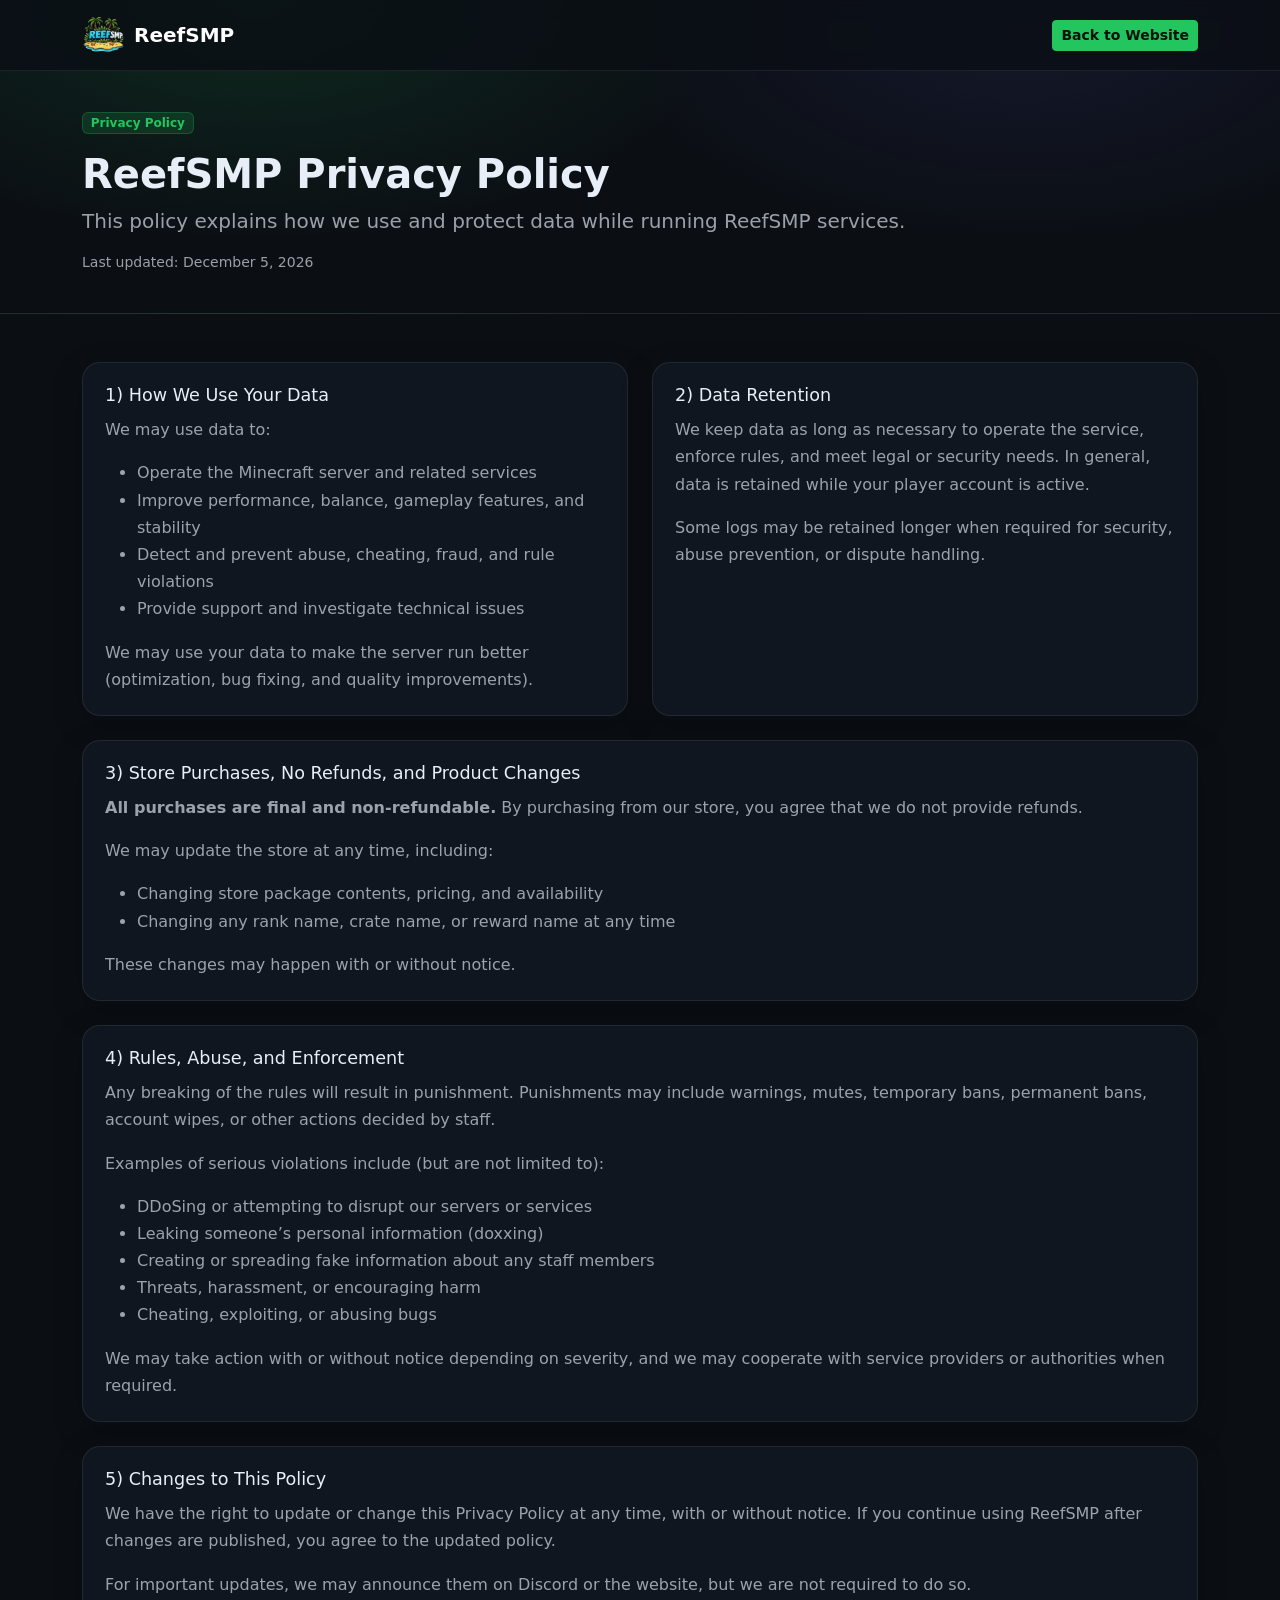
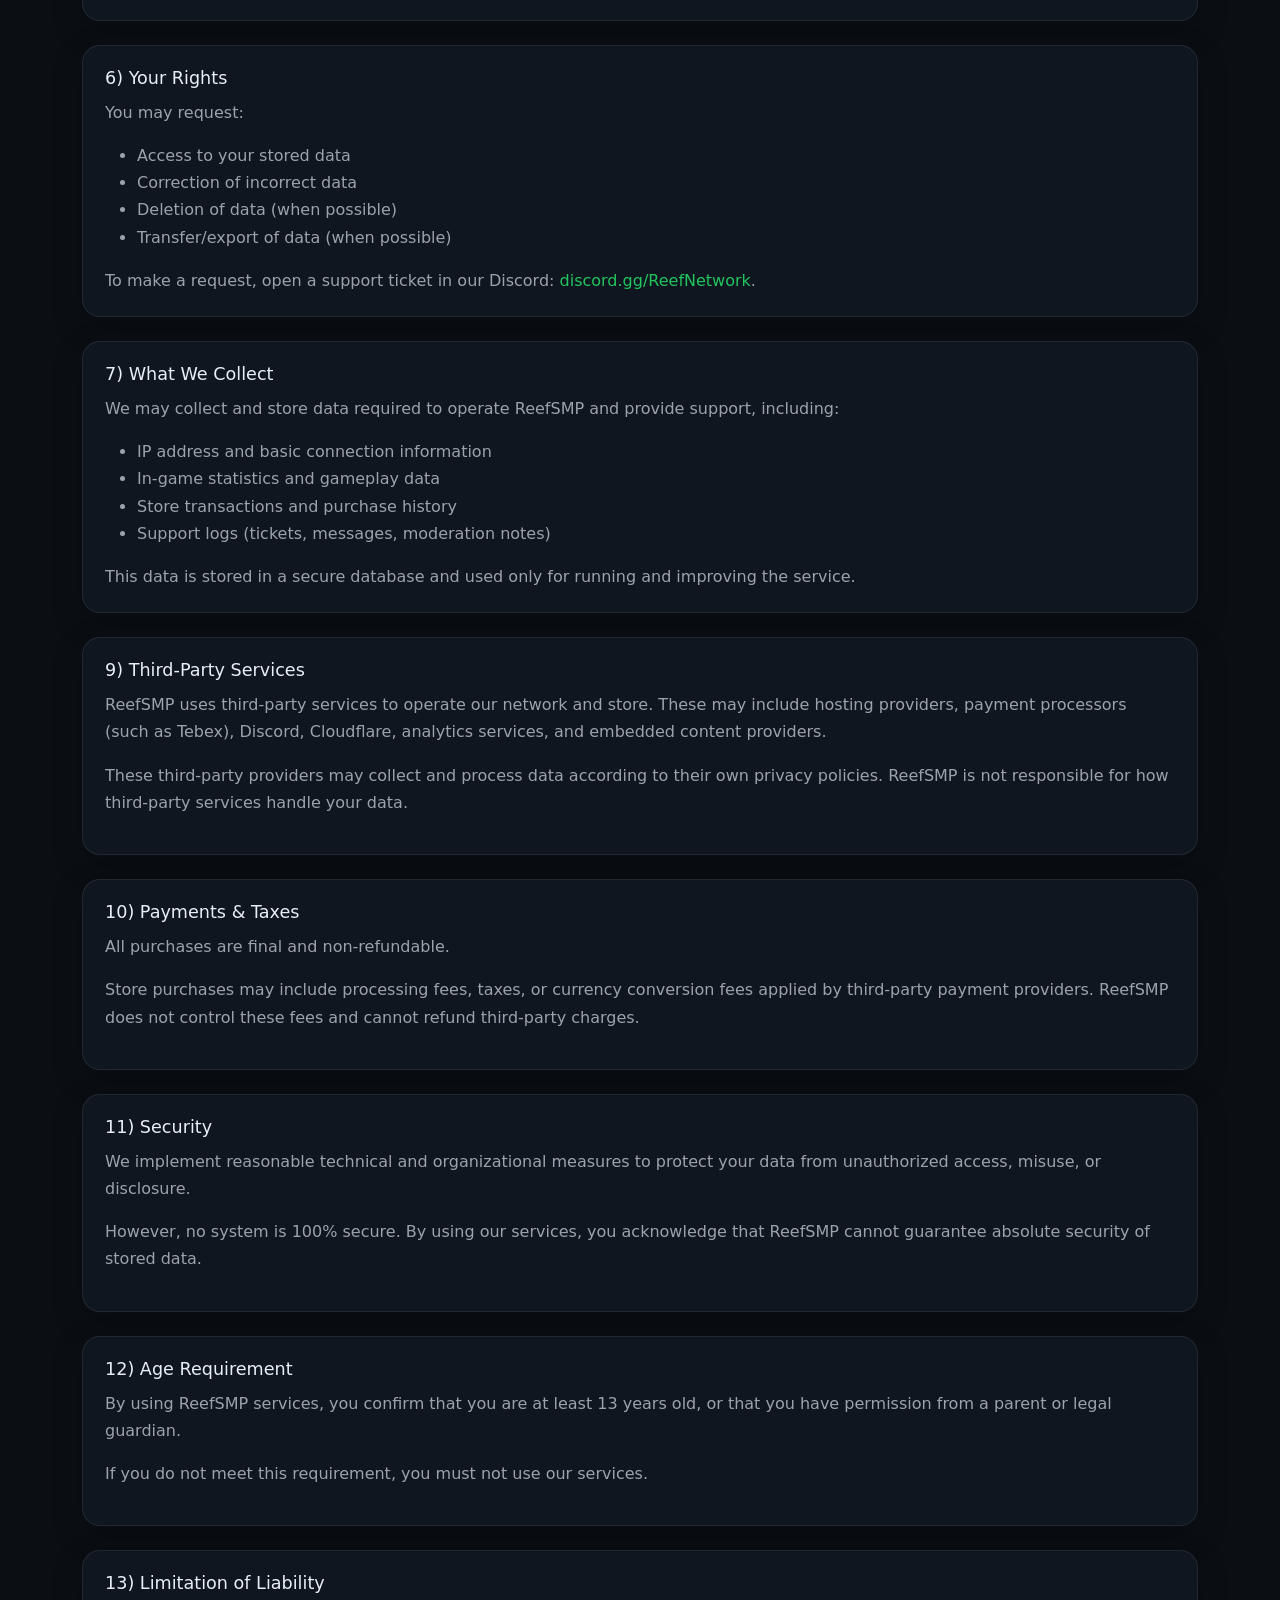
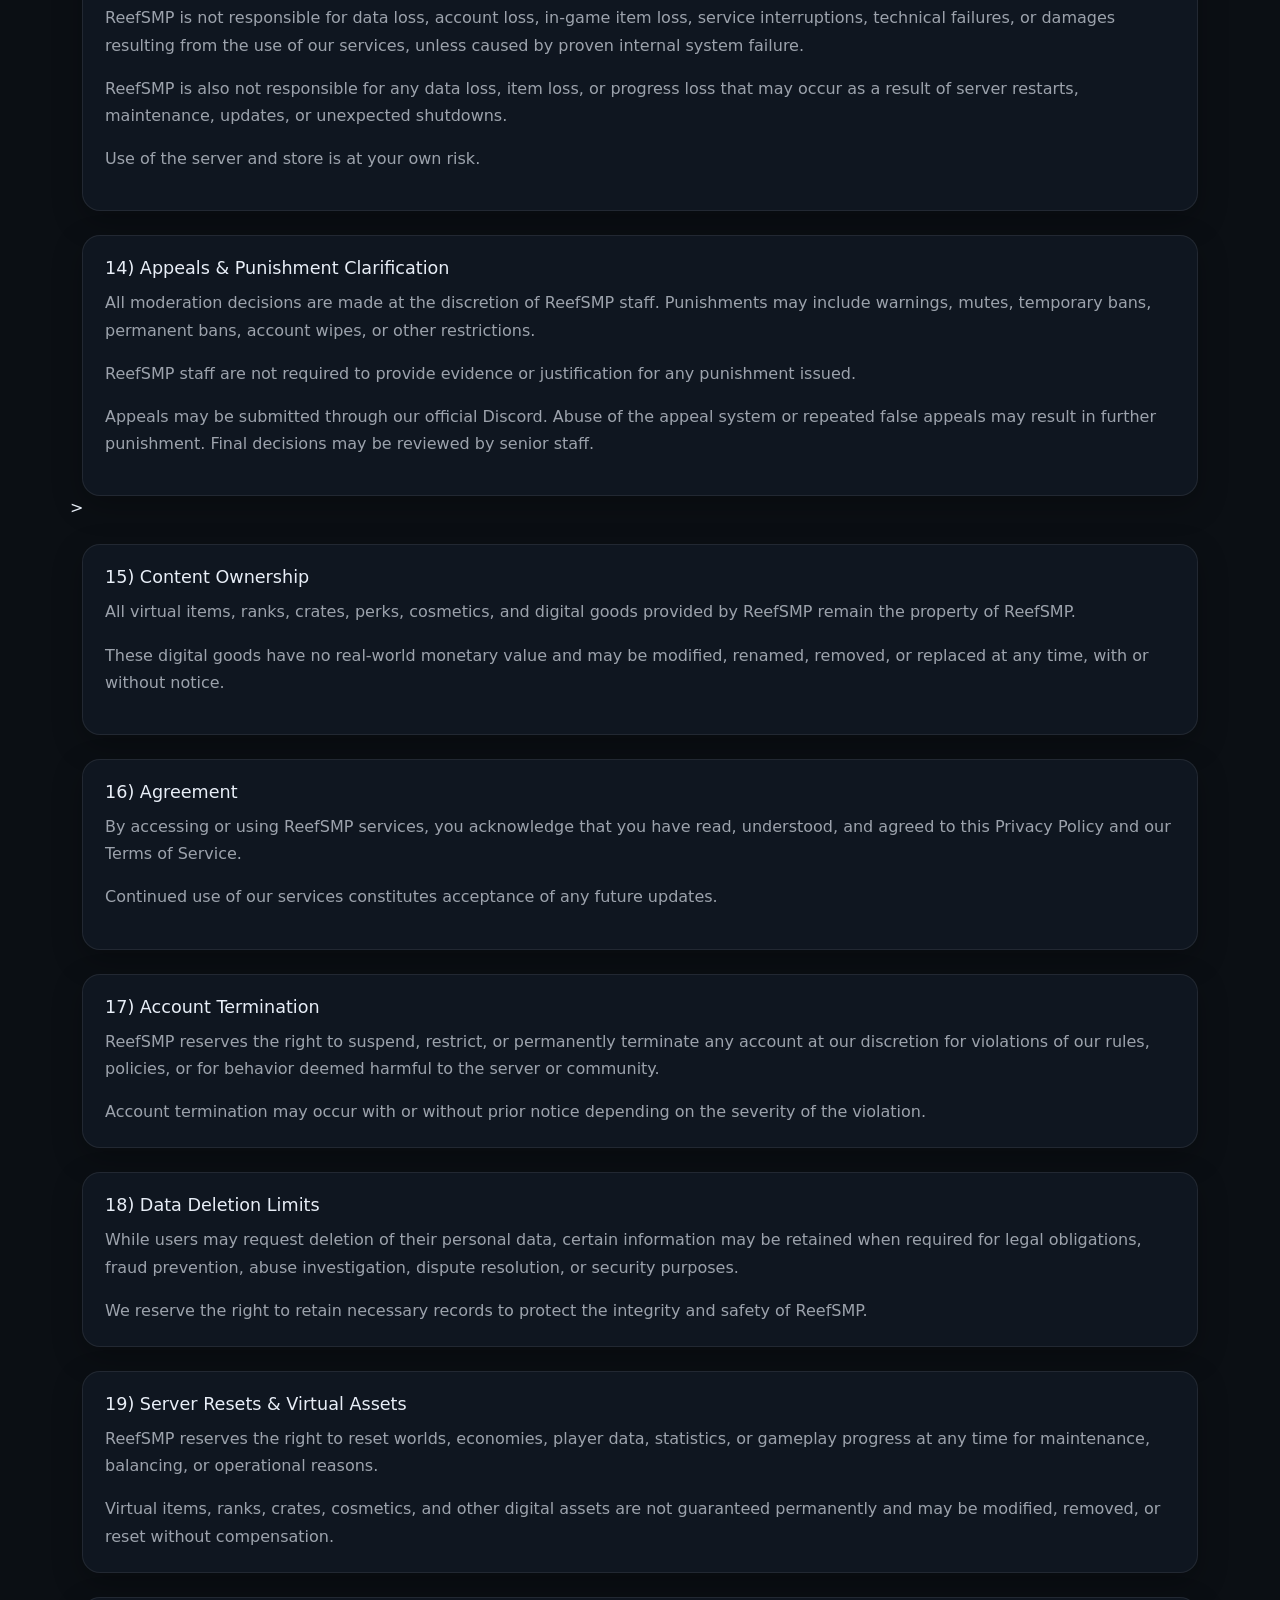
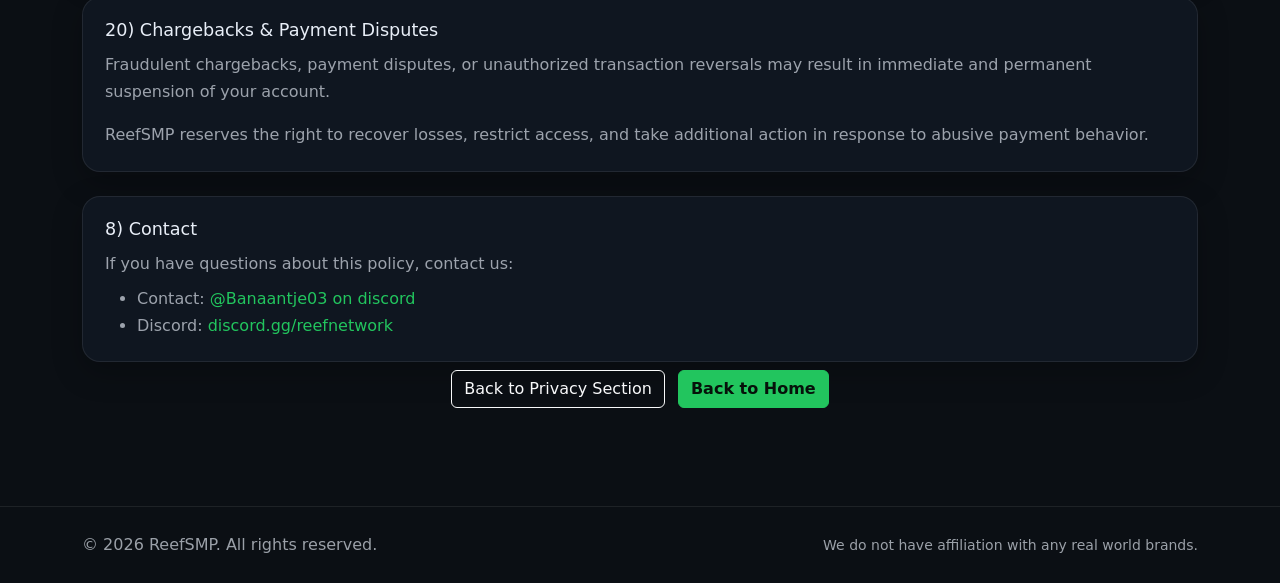
<file: PrivacyPolicy.html>
<!DOCTYPE html>
<html lang="en">
<head>
  <meta charset="UTF-8" />
  <meta name="viewport" content="width=device-width, initial-scale=1" />
  <title>ReefSMP - Privacy Policy</title>
  <meta name="description" content="ReefSMP Privacy Policy - how we collect, use, and protect your data." />
  <link rel="icon" type="image/x-icon" href="favicon.ico" />

  <!-- Bootstrap -->
  <link href="https://cdn.jsdelivr.net/npm/bootstrap@5.3.3/dist/css/bootstrap.min.css" rel="stylesheet"
    integrity="sha384-QWTKZyjpPEjISv5WaRU9OFeRpok6YctnYmDr5pNlyT2bRjXh0JMhjY6hW+ALEwIH" crossorigin="anonymous" />

  <style>
    :root{
      --bg:#0b0f14;
      --card:#0f1620;
      --text:#e8eef7;
      --muted:rgba(232,238,247,.65);
      --border:rgba(255,255,255,.08);
      --accent:#22c55e; /* change accent color here */
    }

    body{
      background: var(--bg);
      color: var(--text);
      font-family: system-ui, -apple-system, Segoe UI, Roboto, Arial, sans-serif;
    }

    .navbar-custom{
      background: rgba(10,14,20,.8);
      backdrop-filter: blur(10px);
      border-bottom: 1px solid var(--border);
    }

    .logo-img{
      width: 44px;
      height: 44px;
      border-radius: 12px;
    }

    .page-header{
      padding: 110px 0 40px;
      background: radial-gradient(800px 400px at 20% 0%, rgba(34,197,94,.15), transparent 60%),
                  radial-gradient(700px 350px at 80% 10%, rgba(99,102,241,.10), transparent 60%);
      border-bottom: 1px solid var(--border);
    }

    .lead-muted{
      color: var(--muted);
    }

    .policy-card{
      background: var(--card);
      border: 1px solid var(--border);
      border-radius: 18px;
      padding: 22px;
      box-shadow: 0 10px 30px rgba(0,0,0,.25);
    }

    .policy-card h3{
      font-size: 1.1rem;
      margin-bottom: 10px;
    }

    .policy-card p, .policy-card li{
      color: var(--muted);
      line-height: 1.7;
    }

    .badge-accent{
      background: rgba(34,197,94,.15);
      color: var(--accent);
      border: 1px solid rgba(34,197,94,.25);
      font-weight: 600;
    }

    a{
      color: var(--accent);
      text-decoration: none;
    }
    a:hover{ text-decoration: underline; }

    .btn-accent{
      background: var(--accent);
      border-color: var(--accent);
      color: #06110a;
      font-weight: 700;
    }
    .btn-accent:hover{
      filter: brightness(.95);
      color: #06110a;
    }

    footer{
      border-top: 1px solid var(--border);
      color: var(--muted);
      padding: 26px 0;
      margin-top: 50px;
    }
  </style>
</head>

<body>
  <!-- Simple Navbar -->
  <nav class="navbar navbar-expand-lg navbar-dark fixed-top navbar-custom">
    <div class="container">
      <a class="navbar-brand d-flex align-items-center gap-2" href="index.html">
        <img src="256x256tblogo.png" class="logo-img" alt="ReefSMP Logo" />
        <span class="fw-bold">ReefSMP</span>
      </a>

    <div class="ms-auto">
      <a class="btn btn-accent btn-sm" href="https://www.reefsmp.net">Back to Website</a>
      </div>
    </div>
  </nav>

  <!-- Header -->
  <header class="page-header">
    <div class="container">
      <span class="badge badge-accent mb-3">Privacy Policy</span>
      <h1 class="display-6 fw-bold mb-2">ReefSMP Privacy Policy</h1>
      <p class="lead lead-muted mb-0">
        This policy explains how we use and protect data while running ReefSMP services.
      </p>
      <p class="small lead-muted mt-3 mb-0">
        Last updated: <span id="lastUpdated"></span>
      </p>
    </div>
  </header>

  <!-- Content -->
  <main class="container py-5">
    <div class="row g-4">

      <div class="col-lg-6">
        <div class="policy-card h-100">
          <h3>1) How We Use Your Data</h3>
          <p>We may use data to:</p>
          <ul>
            <li>Operate the Minecraft server and related services</li>
            <li>Improve performance, balance, gameplay features, and stability</li>
            <li>Detect and prevent abuse, cheating, fraud, and rule violations</li>
            <li>Provide support and investigate technical issues</li>
          </ul>
          <p class="mb-0">
            We may use your data to make the server run better (optimization, bug fixing, and quality improvements).
          </p>
        </div>
      </div>

      <div class="col-lg-6">
        <div class="policy-card h-100">
          <h3>2) Data Retention</h3>
          <p>
            We keep data as long as necessary to operate the service, enforce rules, and meet legal or security needs.
            In general, data is retained while your player account is active.
          </p>
          <p class="mb-0">
            Some logs may be retained longer when required for security, abuse prevention, or dispute handling.
          </p>
        </div>
      </div>

      <div class="col-12">
        <div class="policy-card">
          <h3>3) Store Purchases, No Refunds, and Product Changes</h3>
          <p>
            <strong>All purchases are final and non-refundable.</strong>
            By purchasing from our store, you agree that we do not provide refunds.
          </p>
          <p>We may update the store at any time, including:</p>
          <ul>
            <li>Changing store package contents, pricing, and availability</li>
            <li>Changing any rank name, crate name, or reward name at any time</li>
          </ul>
          <p class="mb-0">
            These changes may happen with or without notice.
          </p>
        </div>
      </div>

      <div class="col-12">
        <div class="policy-card">
          <h3>4) Rules, Abuse, and Enforcement</h3>
          <p>
            Any breaking of the rules will result in punishment. Punishments may include warnings, mutes, temporary bans,
            permanent bans, account wipes, or other actions decided by staff.
          </p>
          <p>Examples of serious violations include (but are not limited to):</p>
          <ul>
            <li>DDoSing or attempting to disrupt our servers or services</li>
            <li>Leaking someone’s personal information (doxxing)</li>
            <li>Creating or spreading fake information about any staff members</li>
            <li>Threats, harassment, or encouraging harm</li>
            <li>Cheating, exploiting, or abusing bugs</li>
          </ul>
          <p class="mb-0">
            We may take action with or without notice depending on severity, and we may cooperate with service providers
            or authorities when required.
          </p>
        </div>
      </div>

      <div class="col-12">
        <div class="policy-card">
          <h3>5) Changes to This Policy</h3>
          <p>
            We have the right to update or change this Privacy Policy at any time, with or without notice.
            If you continue using ReefSMP after changes are published, you agree to the updated policy.
          </p>
          <p class="mb-0">
            For important updates, we may announce them on Discord or the website, but we are not required to do so.
          </p>
        </div>
      </div>

      <div class="col-12">
        <div class="policy-card">
          <h3>6) Your Rights</h3>
          <p>You may request:</p>
          <ul>
            <li>Access to your stored data</li>
            <li>Correction of incorrect data</li>
            <li>Deletion of data (when possible)</li>
            <li>Transfer/export of data (when possible)</li>
          </ul>
          <p class="mb-0">
            To make a request, open a support ticket in our Discord:
            <a href="https://discord.gg/reefnetwork" target="_blank" rel="noopener">discord.gg/ReefNetwork</a>.
          </p>
        </div>
      </div>

      <!-- COLLECT DATA IS LAST -->
      <div class="col-12">
        <div class="policy-card">
          <h3>7) What We Collect</h3>
          <p>
            We may collect and store data required to operate ReefSMP and provide support, including:
          </p>
          <ul>
            <li>IP address and basic connection information</li>
            <li>In-game statistics and gameplay data</li>
            <li>Store transactions and purchase history</li>
            <li>Support logs (tickets, messages, moderation notes)</li>
          </ul>
          <p class="mb-0">
            This data is stored in a secure database and used only for running and improving the service.
          </p>
        </div>
      </div>

<!-- Third-Party Services -->
<div class="col-12">
    <div class="policy-card">
        <h3>9) Third-Party Services</h3>
        <p>
            ReefSMP uses third-party services to operate our network and store. These may include
            hosting providers, payment processors (such as Tebex), Discord, Cloudflare,
            analytics services, and embedded content providers.
        </p>
        <p>
            These third-party providers may collect and process data according to their own privacy policies.
            ReefSMP is not responsible for how third-party services handle your data.
        </p>
    </div>
</div>

<!-- Payments & Taxes -->
<div class="col-12">
    <div class="policy-card">
        <h3>10) Payments & Taxes</h3>
        <p>
            All purchases are final and non-refundable.
        </p>
        <p>
            Store purchases may include processing fees, taxes, or currency conversion fees
            applied by third-party payment providers. ReefSMP does not control these fees
            and cannot refund third-party charges.
        </p>
    </div>
</div>

<!-- Security -->
<div class="col-12">
    <div class="policy-card">
        <h3>11) Security</h3>
        <p>
            We implement reasonable technical and organizational measures to protect your data
            from unauthorized access, misuse, or disclosure.
        </p>
        <p>
            However, no system is 100% secure. By using our services, you acknowledge that
            ReefSMP cannot guarantee absolute security of stored data.
        </p>
    </div>
</div>

<!-- Age Requirement -->
<div class="col-12">
    <div class="policy-card">
        <h3>12) Age Requirement</h3>
        <p>
            By using ReefSMP services, you confirm that you are at least 13 years old,
            or that you have permission from a parent or legal guardian.
        </p>
        <p>
            If you do not meet this requirement, you must not use our services.
        </p>
    </div>
</div>

<!-- Limitation of Liability -->
<div class="col-12">
    <div class="policy-card">
        <h3>13) Limitation of Liability</h3>
        <p>
            ReefSMP is not responsible for data loss, account loss, in-game item loss,
            service interruptions, technical failures, or damages resulting from the use
            of our services, unless caused by proven internal system failure.
        </p>
        <p>
            ReefSMP is also not responsible for any data loss, item loss, or progress loss
            that may occur as a result of server restarts, maintenance, updates, or
            unexpected shutdowns.
        </p>
        <p>
            Use of the server and store is at your own risk.
        </p>
    </div>
</div>

<!-- Appeal Clarification -->
<div class="col-12">
    <div class="policy-card">
        <h3>14) Appeals & Punishment Clarification</h3>
        <p>
            All moderation decisions are made at the discretion of ReefSMP staff.
            Punishments may include warnings, mutes, temporary bans, permanent bans,
            account wipes, or other restrictions.
        </p>
        <p>
            ReefSMP staff are not required to provide evidence or justification for any punishment issued.
        </p>
        <p>
            Appeals may be submitted through our official Discord.
            Abuse of the appeal system or repeated false appeals may result in further punishment.
            Final decisions may be reviewed by senior staff.
        </p>
    </div>
</div>>

<!-- Content Ownership -->
<div class="col-12">
    <div class="policy-card">
        <h3>15) Content Ownership</h3>
        <p>
            All virtual items, ranks, crates, perks, cosmetics, and digital goods
            provided by ReefSMP remain the property of ReefSMP.
        </p>
        <p>
            These digital goods have no real-world monetary value and may be modified,
            renamed, removed, or replaced at any time, with or without notice.
        </p>
    </div>
</div>

<!-- Agreement -->
<div class="col-12">
    <div class="policy-card">
        <h3>16) Agreement</h3>
        <p>
            By accessing or using ReefSMP services, you acknowledge that you have read,
            understood, and agreed to this Privacy Policy and our Terms of Service.
        </p>
        <p>
            Continued use of our services constitutes acceptance of any future updates.
        </p>
    </div>
</div>

<!-- Account Termination Clause -->
<div class="col-12">
    <div class="policy-card">
        <h3>17) Account Termination</h3>
        <p>
            ReefSMP reserves the right to suspend, restrict, or permanently terminate
            any account at our discretion for violations of our rules, policies,
            or for behavior deemed harmful to the server or community.
        </p>
        <p class="mb-0">
            Account termination may occur with or without prior notice depending on the severity of the violation.
        </p>
    </div>
</div>

<!-- Data Deletion Limits -->
<div class="col-12">
    <div class="policy-card">
        <h3>18) Data Deletion Limits</h3>
        <p>
            While users may request deletion of their personal data, certain information
            may be retained when required for legal obligations, fraud prevention,
            abuse investigation, dispute resolution, or security purposes.
        </p>
        <p class="mb-0">
            We reserve the right to retain necessary records to protect the integrity and safety of ReefSMP.
        </p>
    </div>
</div>

<!-- Server Resets / Virtual Asset Disclaimer -->
<div class="col-12">
    <div class="policy-card">
        <h3>19) Server Resets & Virtual Assets</h3>
        <p>
            ReefSMP reserves the right to reset worlds, economies, player data,
            statistics, or gameplay progress at any time for maintenance,
            balancing, or operational reasons.
        </p>
        <p class="mb-0">
            Virtual items, ranks, crates, cosmetics, and other digital assets are not guaranteed permanently
            and may be modified, removed, or reset without compensation.
        </p>
    </div>
</div>

<!-- Chargebacks Protection -->
<div class="col-12">
    <div class="policy-card">
        <h3>20) Chargebacks & Payment Disputes</h3>
        <p>
            Fraudulent chargebacks, payment disputes, or unauthorized transaction reversals
            may result in immediate and permanent suspension of your account.
        </p>
        <p class="mb-0">
            ReefSMP reserves the right to recover losses, restrict access,
            and take additional action in response to abusive payment behavior.
        </p>
    </div>
</div>

      <div class="col-12">
        <div class="policy-card">
          <h3>8) Contact</h3>
          <p class="mb-2">If you have questions about this policy, contact us:</p>
          <ul class="mb-0">
            <li>Contact: <a href="https://discord.gg/reefnetwork">@Banaantje03 on discord</a></li>
            <li>Discord: <a href="https://discord.gg/reefnetwork" target="_blank" rel="noopener">discord.gg/reefnetwork</a></li>
          </ul>
        </div>
      </div>

      <div class="col-12 text-center mt-2">
        <a class="btn btn-outline-light me-2" href="index.html#privacy">Back to Privacy Section</a>
        <a class="btn btn-accent" href="index.html">Back to Home</a>
      </div>

    </div>
  </main>

  <footer>
    <div class="container d-flex flex-column flex-md-row justify-content-between align-items-center gap-2">
      <div>© 2026 ReefSMP. All rights reserved.</div>
      <div class="small">We do not have affiliation with any real world brands.</div>
    </div>
  </footer>

  <script>
    const d = new Date();
    const opts = { year: 'numeric', month: 'long', day: 'numeric' };
    document.getElementById('lastUpdated').textContent = d.toLocaleDateString(undefined, opts);
  </script>

  <script src="https://cdn.jsdelivr.net/npm/bootstrap@5.3.3/dist/js/bootstrap.bundle.min.js"
    integrity="sha384-YvpcrYf0tY3lHB60NNkmXc5s9fDVZLESaAA55NDzOxhy9GkcIdslK1eN7N6jIeHz"
    crossorigin="anonymous"></script>
<script defer src="https://static.cloudflareinsights.com/beacon.min.js/v8c78df7c7c0f484497ecbca7046644da1771523124516" integrity="sha512-8DS7rgIrAmghBFwoOTujcf6D9rXvH8xm8JQ1Ja01h9QX8EzXldiszufYa4IFfKdLUKTTrnSFXLDkUEOTrZQ8Qg==" data-cf-beacon='{"version":"2024.11.0","token":"279ba35708d74a8dbab5d658e4a09ce2","r":1,"server_timing":{"name":{"cfCacheStatus":true,"cfEdge":true,"cfExtPri":true,"cfL4":true,"cfOrigin":true,"cfSpeedBrain":true},"location_startswith":null}}' crossorigin="anonymous"></script>
</body>
</html>
</file>
